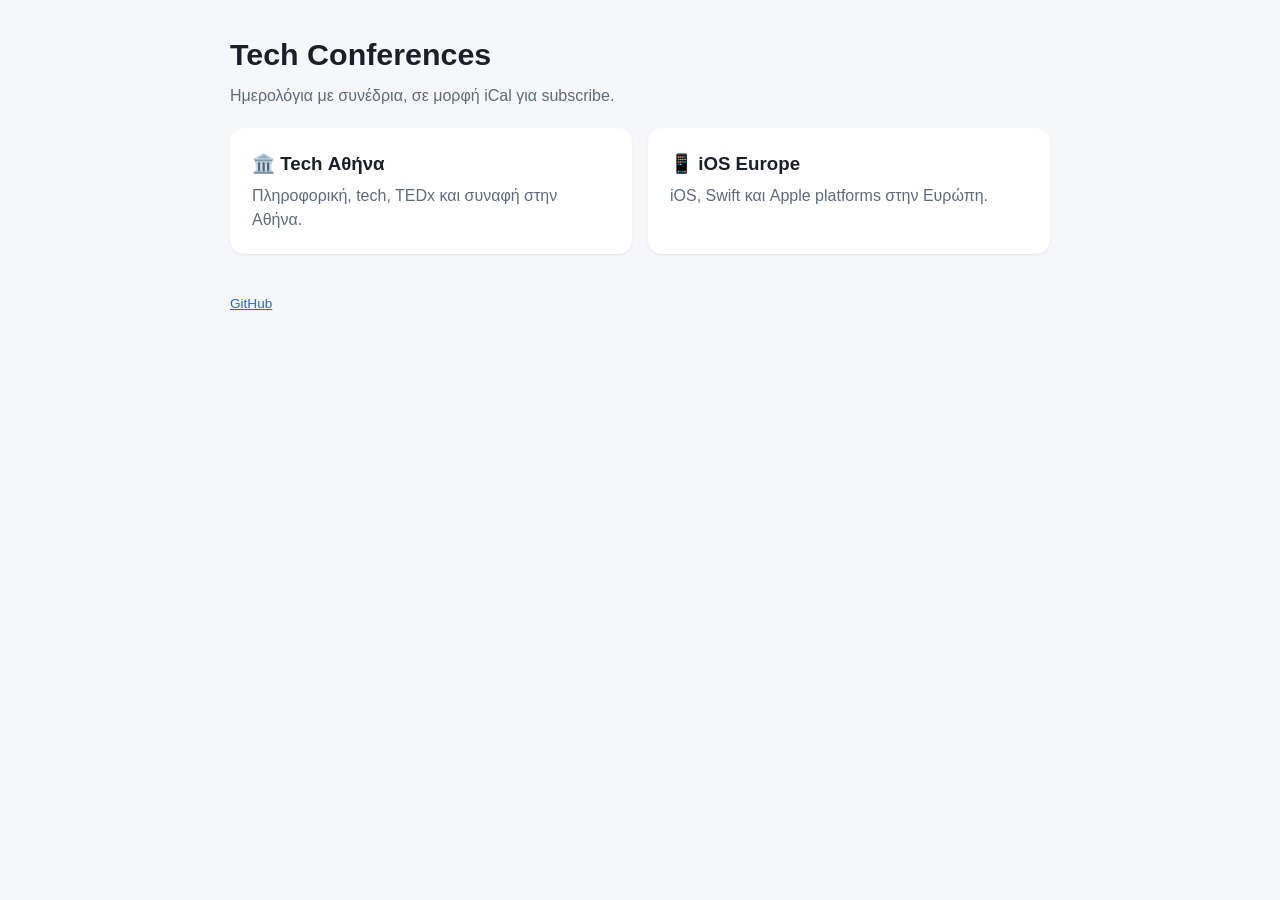
<file: index.html>
<!doctype html><html lang="el"><head><meta charset="utf-8"><meta name="viewport" content="width=device-width,initial-scale=1">
<title>Tech Conferences</title><link rel="stylesheet" href="style.css"></head><body><main>
<h1>Tech Conferences</h1><p class="sub">Ημερολόγια με συνέδρια, σε μορφή iCal για subscribe.</p>
<div class="cards">
<a href="tech.html"><h3>🏛️ Tech Αθήνα</h3><p>Πληροφορική, tech, TEDx και συναφή στην Αθήνα.</p></a>
<a href="ios.html"><h3>📱 iOS Europe</h3><p>iOS, Swift και Apple platforms στην Ευρώπη.</p></a>
</div>
<footer><a href="https://github.com/ariskox/TechConferences">GitHub</a></footer>
</main></body></html>
</file>
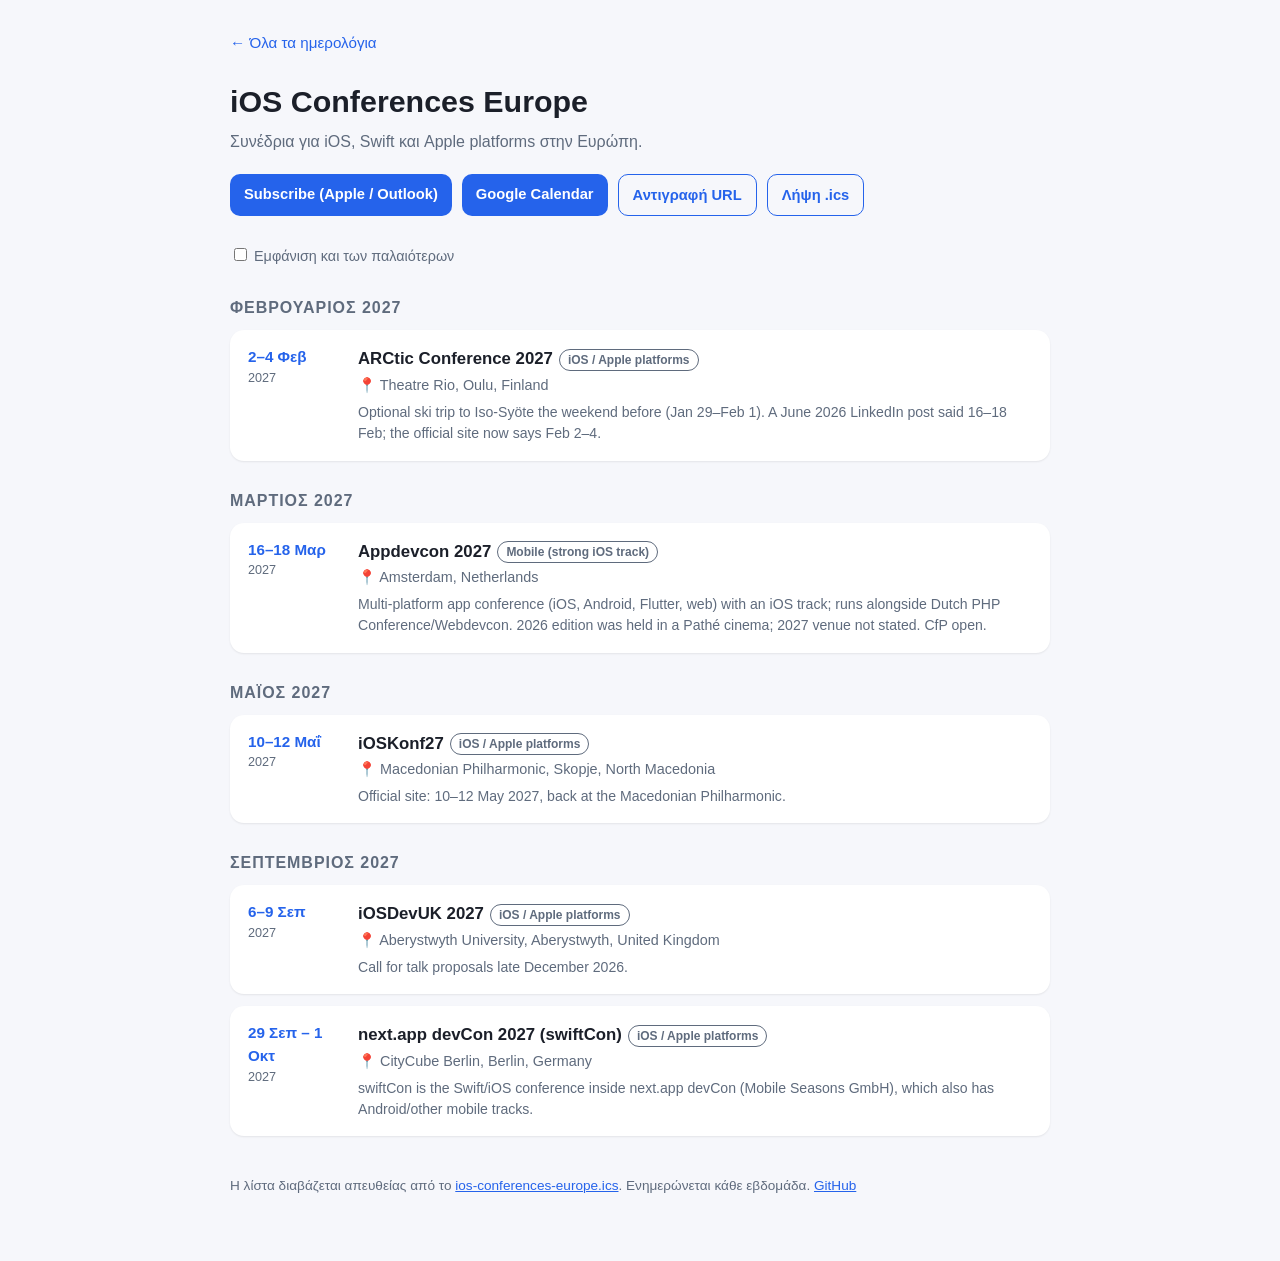
<file: ios.html>
<!doctype html><html lang="el"><head><meta charset="utf-8"><meta name="viewport" content="width=device-width,initial-scale=1">
<title>iOS Conferences Europe</title><link rel="stylesheet" href="style.css"></head><body><main>
<nav><a href="./">← Όλα τα ημερολόγια</a></nav>
<h1>iOS Conferences Europe</h1><p class="sub">Συνέδρια για iOS, Swift και Apple platforms στην Ευρώπη.</p>
<div class="actions"><a class="btn" id="subscribe" href="#">Subscribe (Apple / Outlook)</a><a class="btn" id="gcal" href="#" target="_blank" rel="noopener">Google Calendar</a><button class="btn secondary" id="copy">Αντιγραφή URL</button><a class="btn secondary" id="download" href="#" download>Λήψη .ics</a></div>
<label class="toggle"><input type="checkbox" id="showPast"> Εμφάνιση και των παλαιότερων</label>
<div id="list">Φόρτωση…</div>
<footer>Η λίστα διαβάζεται απευθείας από το <a href="ios-conferences-europe.ics">ios-conferences-europe.ics</a>. Ενημερώνεται κάθε εβδομάδα. <a href="https://github.com/ariskox/TechConferences">GitHub</a></footer>
</main><script src="app.js"></script><script>renderCalendar('ios-conferences-europe.ics','list')</script></body></html>
</file>
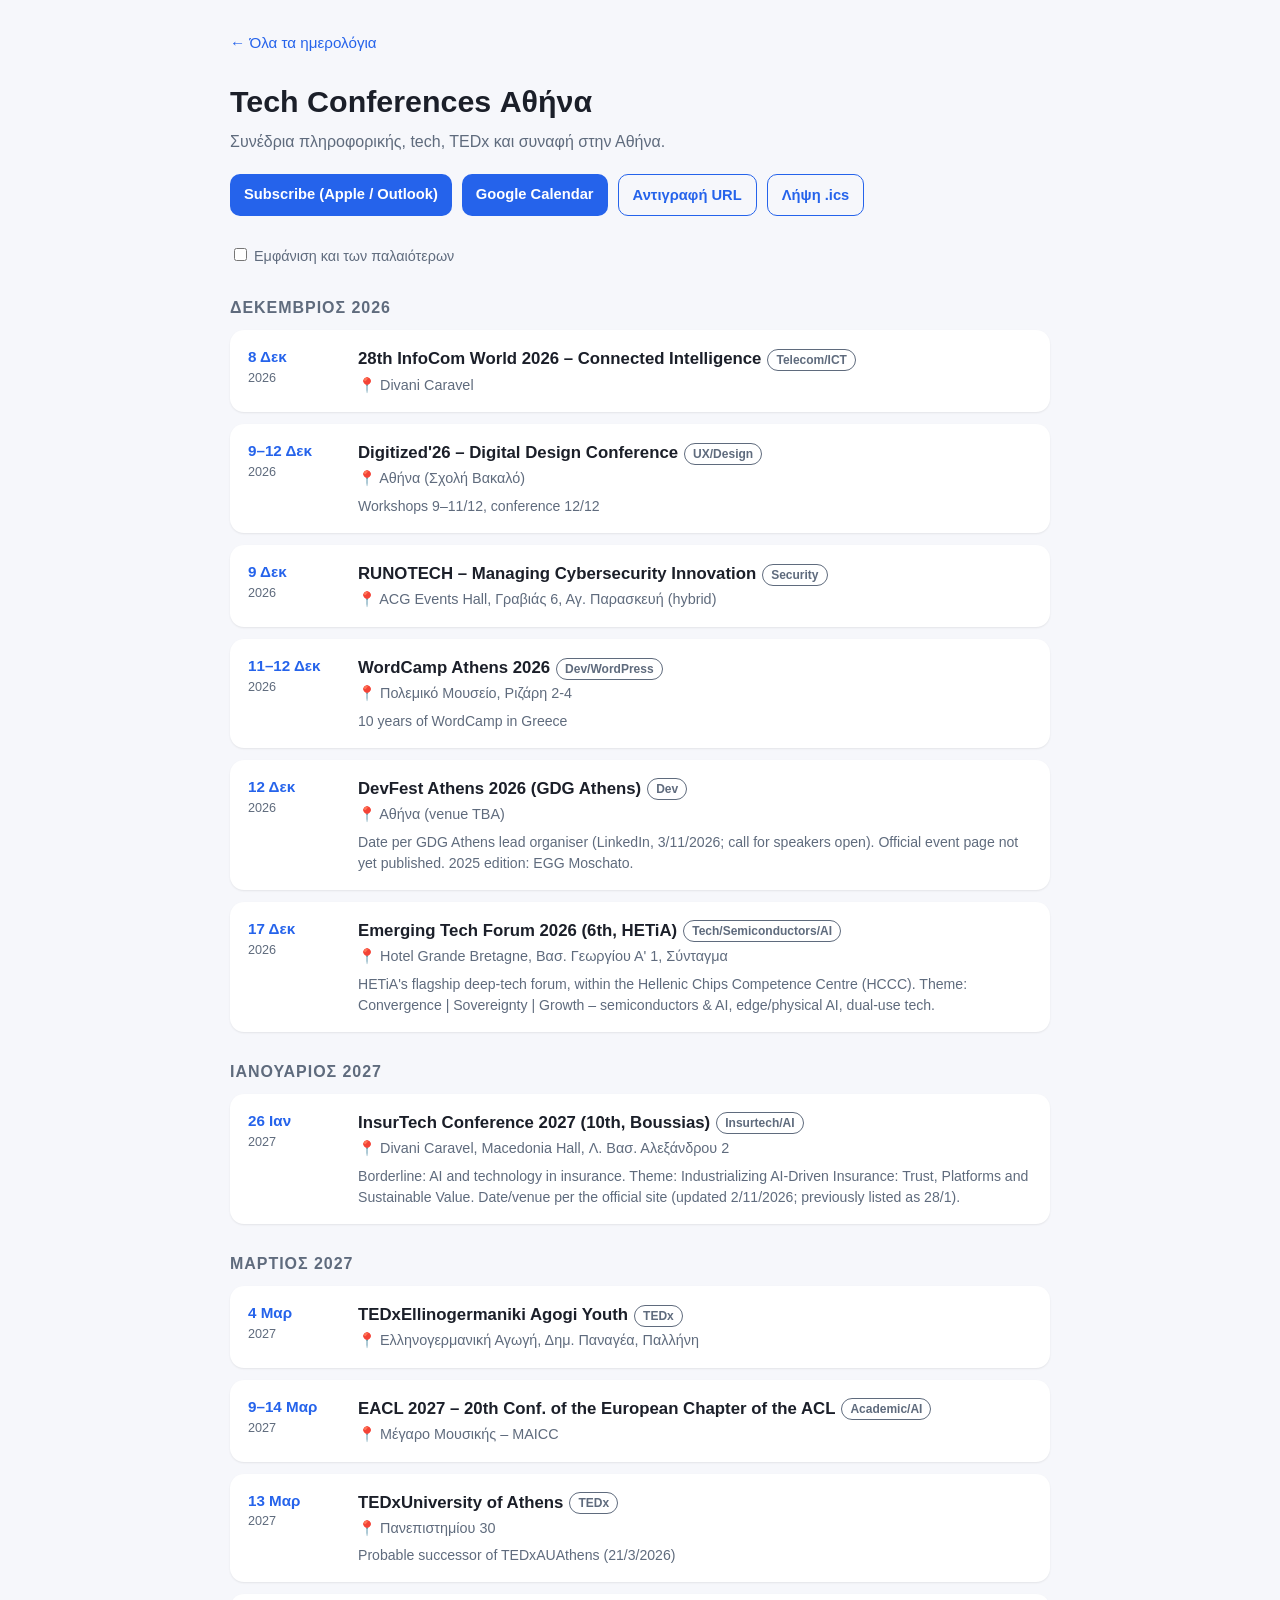
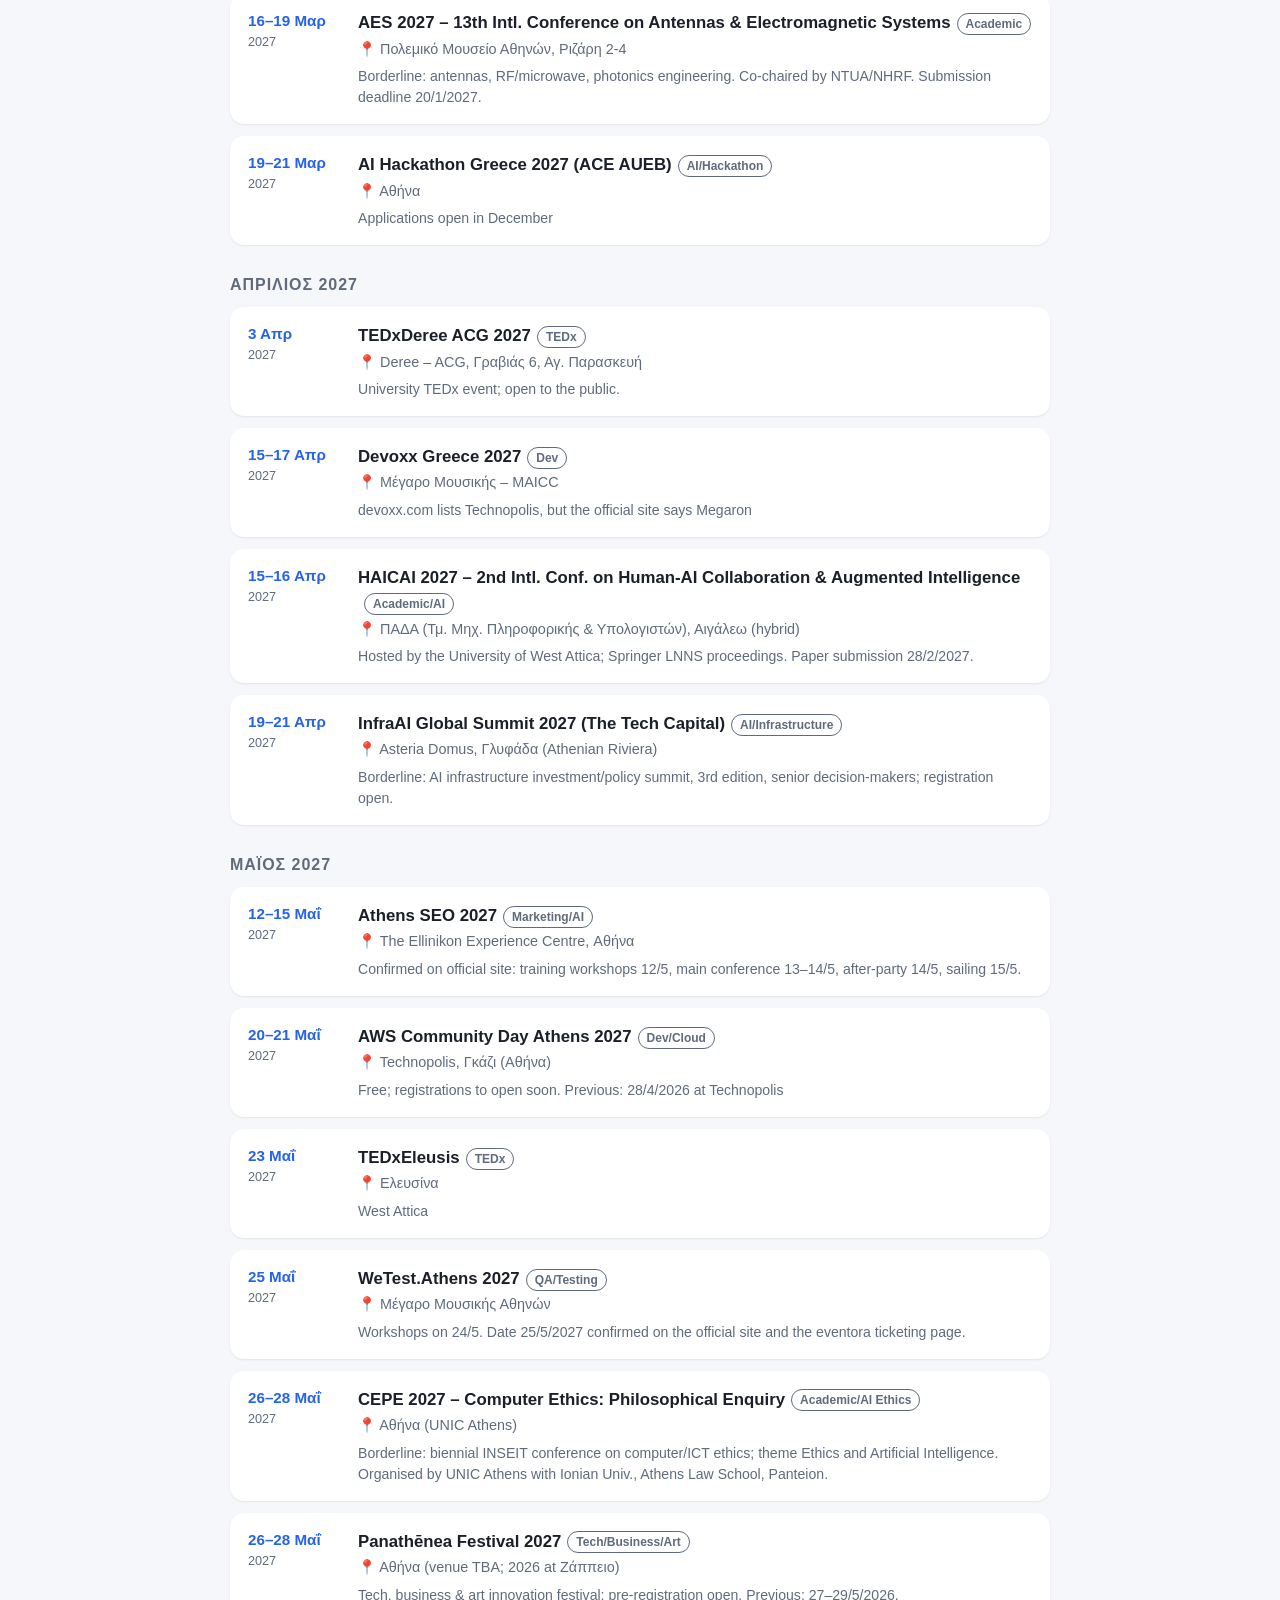
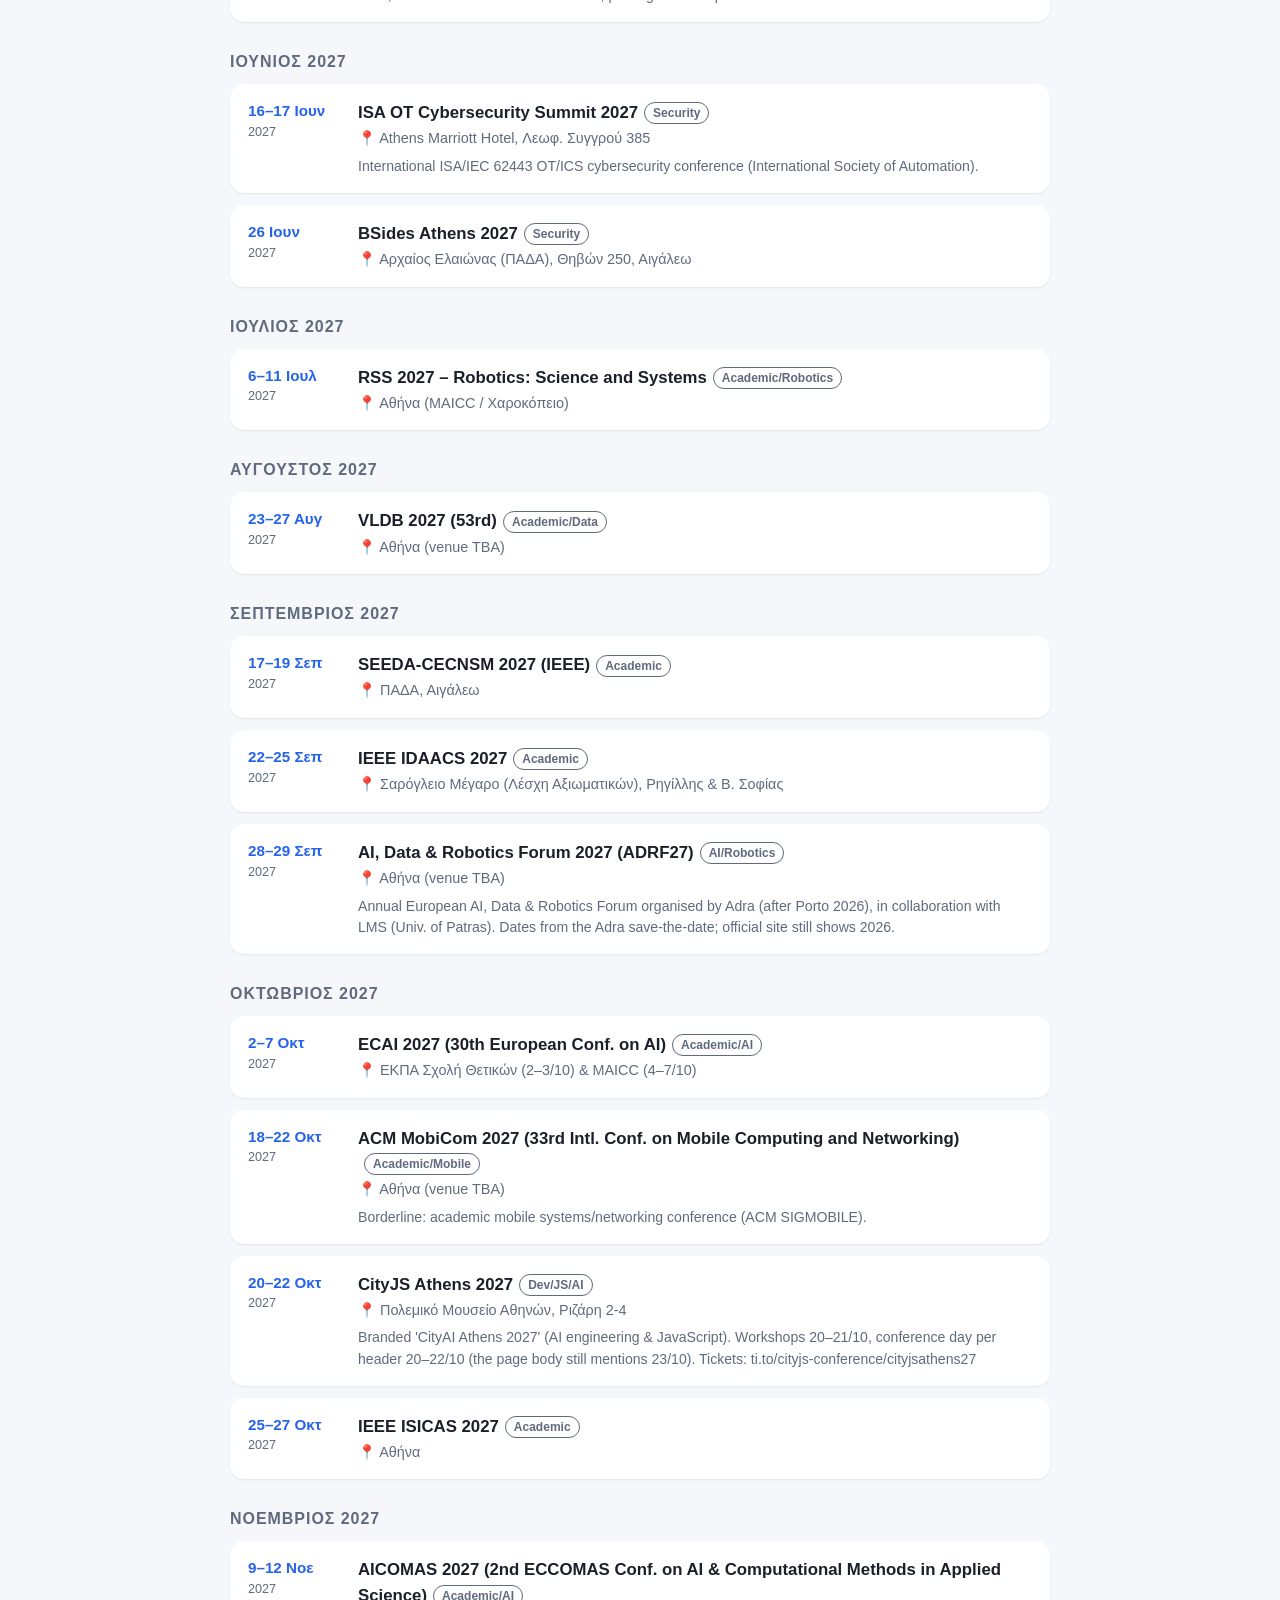
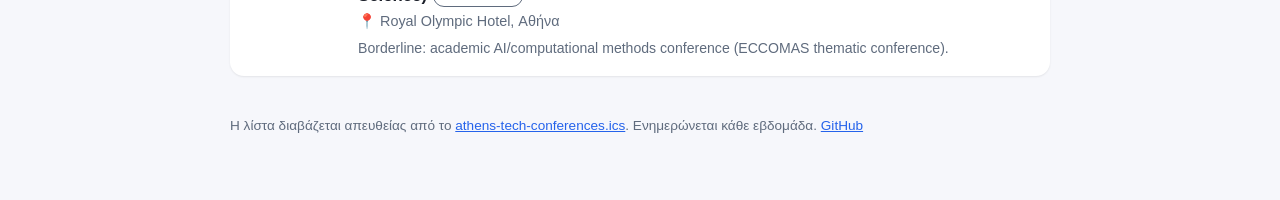
<file: tech.html>
<!doctype html><html lang="el"><head><meta charset="utf-8"><meta name="viewport" content="width=device-width,initial-scale=1">
<title>Tech Conferences Αθήνα</title><link rel="stylesheet" href="style.css"></head><body><main>
<nav><a href="./">← Όλα τα ημερολόγια</a></nav>
<h1>Tech Conferences Αθήνα</h1><p class="sub">Συνέδρια πληροφορικής, tech, TEDx και συναφή στην Αθήνα.</p>
<div class="actions"><a class="btn" id="subscribe" href="#">Subscribe (Apple / Outlook)</a><a class="btn" id="gcal" href="#" target="_blank" rel="noopener">Google Calendar</a><button class="btn secondary" id="copy">Αντιγραφή URL</button><a class="btn secondary" id="download" href="#" download>Λήψη .ics</a></div>
<label class="toggle"><input type="checkbox" id="showPast"> Εμφάνιση και των παλαιότερων</label>
<div id="list">Φόρτωση…</div>
<footer>Η λίστα διαβάζεται απευθείας από το <a href="athens-tech-conferences.ics">athens-tech-conferences.ics</a>. Ενημερώνεται κάθε εβδομάδα. <a href="https://github.com/ariskox/TechConferences">GitHub</a></footer>
</main><script src="app.js"></script><script>renderCalendar('athens-tech-conferences.ics','list')</script></body></html>
</file>
<file: style.css>
:root{--bg:#0f1115;--card:#181b22;--fg:#e8eaf0;--muted:#9aa3b2;--accent:#5b9dff;--past:#6b7280}
@media (prefers-color-scheme: light){:root{--bg:#f6f7fb;--card:#fff;--fg:#1b1f29;--muted:#5f6b7d;--accent:#2563eb;--past:#9ca3af}}
*{box-sizing:border-box}
body{margin:0;font-family:-apple-system,BlinkMacSystemFont,"Segoe UI",Roboto,Helvetica,Arial,sans-serif;background:var(--bg);color:var(--fg);line-height:1.5}
main{max-width:860px;margin:0 auto;padding:32px 20px 64px}
h1{margin:0 0 6px;font-size:1.9rem}
.sub{color:var(--muted);margin:0 0 20px}
nav{margin-bottom:24px;font-size:.95rem}
nav a{color:var(--accent);text-decoration:none;margin-right:16px}
.actions{display:flex;flex-wrap:wrap;gap:10px;margin-bottom:28px}
.btn{display:inline-block;padding:9px 14px;border-radius:10px;background:var(--accent);color:#fff;text-decoration:none;font-weight:600;font-size:.92rem;border:0;cursor:pointer}
.btn.secondary{background:transparent;color:var(--accent);border:1px solid var(--accent)}
h2.month{font-size:1rem;text-transform:uppercase;letter-spacing:.06em;color:var(--muted);margin:28px 0 10px}
.ev{background:var(--card);border-radius:14px;padding:16px 18px;margin-bottom:12px;display:grid;grid-template-columns:96px 1fr;gap:14px;box-shadow:0 1px 2px rgba(0,0,0,.08)}
.date{font-weight:700;color:var(--accent);font-size:.95rem}
.date small{display:block;color:var(--muted);font-weight:500}
.title{font-weight:650;font-size:1.05rem;margin:0}
.title a{color:inherit;text-decoration:none}
.title a:hover{text-decoration:underline}
.meta{color:var(--muted);font-size:.9rem;margin-top:3px}
.tag{display:inline-block;font-size:.75rem;padding:1px 8px;border-radius:999px;border:1px solid var(--muted);color:var(--muted);margin-left:6px;vertical-align:middle}
.notes{font-size:.88rem;margin-top:6px;color:var(--muted)}
.past{opacity:.55}
.toggle{color:var(--muted);font-size:.9rem;margin-bottom:8px}
.cards{display:grid;grid-template-columns:repeat(auto-fit,minmax(240px,1fr));gap:16px}
.cards a{background:var(--card);border-radius:14px;padding:22px;color:inherit;text-decoration:none;box-shadow:0 1px 2px rgba(0,0,0,.08)}
.cards a:hover{outline:2px solid var(--accent)}
.cards h3{margin:0 0 6px}
.cards p{margin:0;color:var(--muted)}
footer{margin-top:40px;color:var(--muted);font-size:.85rem}
footer a{color:var(--accent)}
@media (max-width:560px){.ev{grid-template-columns:1fr;gap:6px}}
</file>
